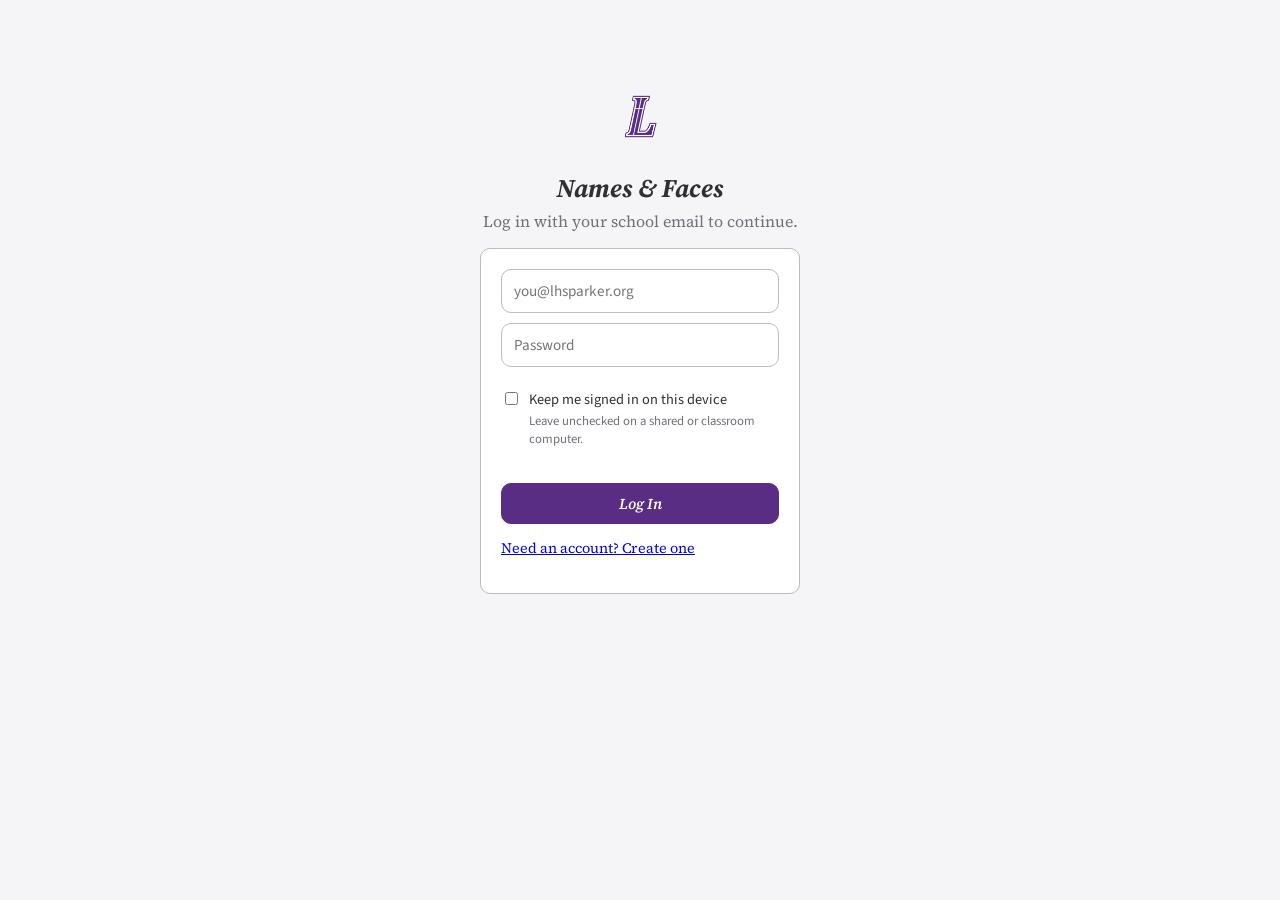
<file: index.html>
<!doctype html>
<html lang="en">
<head>
<meta charset="utf-8">
<title>Names & Faces</title>
<meta name="viewport" content="width=device-width, initial-scale=1">
<link rel="stylesheet" href="style.css">
</head>
<body>
<div id="login-view" class="page login-box hidden">
  <picture>
    <source srcset="assets/logo-white.png" media="(prefers-color-scheme: dark)">
    <img src="assets/logo-purple.png" alt="Lutheran High School" class="brand-mark">
  </picture>
  <h1>Names &amp; Faces</h1>
  <p class="subtitle" id="auth-subtitle">Log in with your school email to continue.</p>
  <div class="card">
    <form id="auth-form">
      <input type="email" id="email" placeholder="you@lhsparker.org" autocomplete="username" required>
      <div style="height:10px;"></div>
      <input type="password" id="password" placeholder="Password" autocomplete="current-password" required>
      <div style="height:10px;"></div>
      <input type="password" id="confirm-password" placeholder="Confirm password" autocomplete="new-password" class="hidden" required>
      <label class="remember-me">
        <input type="checkbox" id="remember-me">
        <span>Keep me signed in on this device<small>Leave unchecked on a shared or classroom computer.</small></span>
      </label>
      <div class="error-msg" id="auth-error"></div>
      <button type="submit" id="auth-submit" style="width:100%; margin-top:10px; justify-content:center;">Log In</button>
    </form>
    <p style="margin-top:14px; font-size:0.9rem;">
      <a href="#" id="auth-toggle">Need an account? Create one</a>
    </p>
  </div>
</div>

<div id="home-view" class="page hidden">
  <div class="topbar">
    <div class="topbar-title">
      <a href="index.html" class="brand-link" title="Home">
        <picture>
          <source srcset="assets/logo-white.png" media="(prefers-color-scheme: dark)">
          <img src="assets/logo-purple.png" alt="Lutheran High School" class="brand-mark">
        </picture>
      </a>
      <div>
        <h1><a href="index.html" class="brand-link">Names &amp; Faces</a></h1>
        <p class="subtitle">Pick a deck to study, or build a new one.</p>
      </div>
    </div>
    <div class="topbar-nav">
      <a href="missing-photos.html">Missing Photos</a>
      <a href="admin.html" id="master-db-link" class="hidden">Master Database</a>
      <a href="users.html" id="manage-users-link" class="hidden">Manage Users</a>
      <a href="#" id="logout-link">Log Out</a>
    </div>
  </div>

  <div class="card">
    <h2 style="margin-top:0;">Find a Student</h2>
    <p class="subtitle" style="margin-bottom:10px;">See what a student looks like, by name. Either field alone is fine.</p>
    <form id="student-search-form" autocomplete="off" style="display:flex; gap:10px; flex-wrap:wrap;">
      <input type="text" id="search-first-name" placeholder="First name" style="flex:1; min-width:140px;">
      <input type="text" id="search-last-name" placeholder="Last name" style="flex:1; min-width:140px;">
      <button type="submit" style="flex-shrink:0;">Search</button>
    </form>
    <div class="error-msg" id="search-error"></div>
    <div id="search-result"></div>
  </div>

  <div class="grid" id="deck-grid"></div>

  <p class="logout-all">Lost a laptop or phone? <a href="#" id="logout-all-link">Log out of all devices</a></p>
</div>

<script src="app.js"></script>
<script>
let mode = "login"; // "login" | "signup"

function setMode(next) {
  mode = next;
  const confirmField = document.getElementById("confirm-password");
  const toggle = document.getElementById("auth-toggle");
  const submit = document.getElementById("auth-submit");
  const subtitle = document.getElementById("auth-subtitle");
  if (mode === "signup") {
    confirmField.classList.remove("hidden");
    confirmField.required = true;
    toggle.textContent = "Have an account? Log in";
    submit.textContent = "Create Account";
    subtitle.textContent = "Create an account with your school email to get started.";
  } else {
    confirmField.classList.add("hidden");
    confirmField.required = false;
    toggle.textContent = "Need an account? Create one";
    submit.textContent = "Log In";
    subtitle.textContent = "Log in with your school email to continue.";
  }
  document.getElementById("auth-error").textContent = "";
}

document.getElementById("auth-toggle").addEventListener("click", (e) => {
  e.preventDefault();
  setMode(mode === "login" ? "signup" : "login");
});

async function render() {
  const loggedIn = !!getToken();
  document.getElementById("login-view").classList.toggle("hidden", loggedIn);
  document.getElementById("home-view").classList.toggle("hidden", !loggedIn);
  if (!loggedIn) return;

  const me = await loadMe();
  document.getElementById("manage-users-link").classList.toggle("hidden", !me.isAdmin);
  document.getElementById("master-db-link").classList.toggle("hidden", !me.isAdmin);

  const decks = await loadDecks();
  const grid = document.getElementById("deck-grid");
  // The built-in decks (All Students, then one per grade — see
  // BUILT_IN_DECKS in app.js) come first for everyone — Practice/View All
  // only, no Edit/Delete.
  grid.innerHTML =
    BUILT_IN_DECKS.map((d) => `
      <div class="deck-tile">
        <a class="deck-tile-link" href="deck.html?d=${d.id}">${escapeHtml(d.label)}<small>A&ndash;Z by last name</small></a>
        <div class="deck-tile-actions">
          <a href="deck.html?d=${d.id}" class="btn">Practice</a>
          <a href="deck-view.html?d=${d.id}" class="secondary btn">View All</a>
        </div>
      </div>
    `).join("") +
    decks.map((d) => `
      <div class="deck-tile" data-deck-id="${escapeHtml(d.id)}">
        <a class="deck-tile-link" href="deck.html?d=${d.id}">${escapeHtml(d.label)}<small>${d.entryCount} student${d.entryCount === 1 ? "" : "s"}</small></a>
        <div class="deck-tile-actions">
          <a href="deck.html?d=${d.id}" class="btn">Practice</a>
          <a href="deck-view.html?d=${d.id}" class="secondary btn">View All</a>
          <a href="deck-edit.html?d=${d.id}" class="secondary btn">Edit</a>
          <button class="danger delete-deck-btn">Delete</button>
        </div>
      </div>
    `).join("") +
    `<a class="collection-tile all" href="deck-builder.html">+ Create New Deck</a>`;

  grid.querySelectorAll(".delete-deck-btn").forEach((btn) => {
    btn.addEventListener("click", async () => {
      const tile = btn.closest(".deck-tile");
      const deckId = tile.dataset.deckId;
      const label = tile.querySelector(".deck-tile-link").firstChild.textContent.trim();
      if (!confirm(`Delete the deck "${label}"? This cannot be undone.`)) return;
      await apiFetch(`/api/decks/${deckId}`, { method: "DELETE" });
      await loadDecks(true);
      render();
    });
  });
}

document.getElementById("auth-form").addEventListener("submit", async (e) => {
  e.preventDefault();
  const email = document.getElementById("email").value;
  const password = document.getElementById("password").value;
  const remember = document.getElementById("remember-me").checked;
  const errorEl = document.getElementById("auth-error");
  errorEl.textContent = "";

  if (mode === "signup") {
    if (!/^[^\s@]+@lhsparker\.org$/i.test(email)) {
      errorEl.textContent = "Signup is restricted to @lhsparker.org email addresses.";
      return;
    }
    const confirmPassword = document.getElementById("confirm-password").value;
    if (password !== confirmPassword) {
      errorEl.textContent = "Passwords do not match.";
      return;
    }
    if (password.length < 8) {
      errorEl.textContent = "Password must be at least 8 characters.";
      return;
    }
  }

  try {
    const res = await fetch(API_BASE + (mode === "signup" ? "/api/signup" : "/api/login"), {
      method: "POST",
      headers: { "Content-Type": "application/json" },
      body: JSON.stringify({ email, password, remember }),
    });
    const data = await res.json();
    if (!res.ok) {
      errorEl.textContent = data.error || (mode === "signup" ? "Could not create account" : "Login failed");
      return;
    }
    setToken(data.token, remember);
    render();
  } catch (err) {
    errorEl.textContent = "Could not reach the server. Try again.";
  }
});

document.getElementById("logout-link").addEventListener("click", (e) => {
  e.preventDefault();
  logout();
});

document.getElementById("logout-all-link").addEventListener("click", (e) => {
  e.preventDefault();
  if (!confirm("Log out of Names & Faces on every device, including this one?")) return;
  logout(true);
});

// "Find a Student" — best-effort, auto-pick the clear winner; only ask the
// user to choose when it's genuinely ambiguous (a name matching several
// students about equally well). This is a deliberate, scoped exception to
// the app's "no fuzzy matching" default (see similarity() in app.js) — the
// same one deck-edit.js's "Add a Student" search relies on. Matching is
// split into separate first/last queries (matchStudentsByName in app.js) —
// order-independent by construction, tight on last name, broad on first —
// rather than scoring one combined string, which used to score a query
// like "John Stamison" poorly against the stored "Stamison, John" purely
// because of word order.
const CLEAR_MATCH_SCORE = 0.95;
const CLEAR_MATCH_GAP = 0.15;

document.getElementById("student-search-form").addEventListener("submit", async (e) => {
  e.preventDefault();
  const firstQuery = document.getElementById("search-first-name").value.trim();
  const lastQuery = document.getElementById("search-last-name").value.trim();
  const resultEl = document.getElementById("search-result");
  const errorEl = document.getElementById("search-error");
  resultEl.innerHTML = "";
  errorEl.textContent = "";
  if (!firstQuery && !lastQuery) {
    errorEl.textContent = "Enter a first or last name to search.";
    return;
  }
  resultEl.innerHTML = "<p>Searching…</p>";

  const students = await loadMasterStudents();
  const scored = matchStudentsByName(students, { firstQuery, lastQuery });
  const queryLabel = [firstQuery, lastQuery].filter(Boolean).join(" ");

  if (scored.length === 0) {
    resultEl.innerHTML = `<p>No student found matching "${escapeHtml(queryLabel)}".</p>`;
    return;
  }

  const top = scored[0];
  const second = scored[1];
  // A high top score alone must NOT short-circuit past a close/tied second
  // candidate — two students can both legitimately score a perfect 1.0
  // (e.g. searching last name "Stamison" alone, when two students share
  // that exact last name), and auto-picking one of them would silently
  // hide the other. Only auto-pick when there's no real competitor: no
  // second candidate, a comfortable score gap, or the top is a clearly
  // stronger match than a meaningfully-weaker runner-up.
  const isClear = !second
    || (top.score - second.score) >= CLEAR_MATCH_GAP
    || (top.score >= CLEAR_MATCH_SCORE && second.score < CLEAR_MATCH_SCORE);

  if (isClear) {
    renderStudentResult(resultEl, top.student);
  } else {
    renderCandidatePicker(resultEl, queryLabel, scored);
  }
});

function renderStudentResult(container, student) {
  container.innerHTML = "";
  const list = document.createElement("div");
  list.className = "roster-list";
  container.appendChild(list);
  const card = document.createElement("div");
  card.className = "roster-item";
  card.innerHTML = `<img alt="${escapeHtml(student.name)}"><div class="name">${escapeHtml(studentDisplayName(student))}</div>`;
  loadCardImage(card.querySelector("img"), student);
  list.appendChild(card);
  if (!student.hasPhoto) {
    renderAddPhotoControl(card, student.id, () => {
      loadCardImage(card.querySelector("img"), { hasPhoto: true, photoUrl: `/api/master/photo/${student.id}` });
    });
  }
  const membership = document.createElement("p");
  membership.className = "student-decks";
  membership.textContent = "Checking your decks…";
  container.appendChild(membership);
  renderDeckMembership(membership, student.id);
}

// "In your 9th period" — which of the user's own decks contain this
// student, phrased from the deck names. Teachers typically name decks after
// class periods, so a label with a recognizable period/hour number becomes
// "9th period"; anything else is quoted as-is ("your "Gen Chem" deck").
async function renderDeckMembership(el, studentId) {
  try {
    const res = await apiFetch(`/api/master/students/${encodeURIComponent(studentId)}/decks`);
    const data = await res.json();
    if (!res.ok) throw new Error(data.error);
    if (data.decks.length === 0) {
      el.textContent = "You don't have this student in a class.";
      return;
    }
    // Period-numbered decks first, in period order; anything else after.
    const described = data.decks.map((d) => describeDeckLabel(d.label));
    described.sort((a, b) => (a.period ?? Infinity) - (b.period ?? Infinity));
    el.textContent = `In your ${joinWithAnd(described.map((d) => d.text))}.`;
  } catch {
    el.textContent = "";
  }
}

function ordinal(n) {
  const mod100 = n % 100;
  if (mod100 >= 11 && mod100 <= 13) return `${n}th`;
  return n + ({ 1: "st", 2: "nd", 3: "rd" }[n % 10] || "th");
}

// Recognizes "9th Period", "Period 9", "Per. 9", "P9", "9th Hour", "Hour 3",
// "Period 1A" (block-schedule letter kept). Returns e.g. "9th period" /
// "period 1A" / "3rd hour" (plus the period number, for sorting), or the
// label quoted as a deck when no period number can be read from it.
const PERIOD_WORDS = "period|per\\.?|pd\\.?|hour|hr\\.?";
const NUMBER_FIRST_RE = new RegExp(`\\b(\\d{1,2})(?:st|nd|rd|th)?\\s*(${PERIOD_WORDS})(?![a-z])`, "i");
const WORD_FIRST_RE = new RegExp(`(?:^|[^a-z])(${PERIOD_WORDS}|p)\\s*#?\\s*(\\d{1,2})([a-d])?(?![a-z0-9])`, "i");

function describeDeckLabel(label) {
  const unitWord = (w) => (/^h/i.test(w) ? "hour" : "period");
  let m = label.match(NUMBER_FIRST_RE);
  if (m) return { text: `${ordinal(Number(m[1]))} ${unitWord(m[2])}`, period: Number(m[1]) };
  m = label.match(WORD_FIRST_RE);
  if (m) {
    const unit = unitWord(m[1]);
    const text = m[3] ? `${unit} ${m[2]}${m[3].toUpperCase()}` : `${ordinal(Number(m[2]))} ${unit}`;
    return { text, period: Number(m[2]) };
  }
  return { text: `"${label}" deck`, period: null };
}

function joinWithAnd(parts) {
  if (parts.length <= 1) return parts.join("");
  if (parts.length === 2) return `${parts[0]} and ${parts[1]}`;
  return `${parts.slice(0, -1).join(", ")}, and ${parts[parts.length - 1]}`;
}

// Shows results a page at a time with a "Show More" button, rather than a
// hard cap — a broad first-name search (e.g. "John", which also catches
// nickname-equivalents like "Jack"/"Jonathan") can legitimately match many
// students, and silently truncating to the first few risked hiding the
// one the user actually wanted (found via a real report: dozens of
// same-scoring matches, the desired student wasn't alphabetically early
// enough to make a fixed top-5 cut).
const CANDIDATE_PAGE_SIZE = 10;

function renderCandidatePicker(container, query, scored) {
  container.innerHTML = `<p>${scored.length} student${scored.length === 1 ? "" : "s"} match "${escapeHtml(query)}" — pick the right one:</p>`;
  const list = document.createElement("div");
  list.className = "roster-list";
  container.appendChild(list);

  const showMoreBtn = document.createElement("button");
  showMoreBtn.type = "button";
  showMoreBtn.className = "secondary hidden";
  showMoreBtn.style.marginTop = "10px";
  container.appendChild(showMoreBtn);

  let shown = 0;
  function showNextPage() {
    for (const { student } of scored.slice(shown, shown + CANDIDATE_PAGE_SIZE)) {
      const item = document.createElement("div");
      item.className = "roster-item";
      item.style.cursor = "pointer";
      item.innerHTML = `<img alt="${escapeHtml(student.name)}"><div class="name">${escapeHtml(studentDisplayName(student))}</div>`;
      loadCardImage(item.querySelector("img"), student);
      item.addEventListener("click", () => renderStudentResult(container, student));
      list.appendChild(item);
    }
    shown = Math.min(shown + CANDIDATE_PAGE_SIZE, scored.length);
    const remaining = scored.length - shown;
    showMoreBtn.textContent = `Show More (${remaining} more)`;
    showMoreBtn.classList.toggle("hidden", remaining <= 0);
  }
  showMoreBtn.addEventListener("click", showNextPage);
  showNextPage();
}

setMode("login");
render();
</script>
</body>
</html>
</file>
<file: style.css>
@import url("https://fonts.googleapis.com/css2?family=Source+Serif+Pro:ital,wght@0,400;0,600;0,700;1,400;1,600;1,700&family=Source+Sans+Pro:wght@400;600;700&display=swap");

/* Color and type tokens straight from the LuHi Brand Standards (v2025):
   LuHi Purple #582D83, Jet #303030, Grey X11 #BBBCBC, Cultured #F5F4F6,
   plus the secondary set (Thistle/Wisteria/Ultra Violet/Parachute Purple/
   Russian Violet) used only as accents, never as a substitute for purple. */
:root {
  --purple: #582D83;
  --ink: #303030;
  --grey: #BBBCBC;
  --cultured: #F5F4F6;
  --thistle: #D1C9E6;
  --wisteria: #B8A7D6;
  --ultraviolet: #7566A0;
  --parachute: #3F2A56;
  --russianviolet: #2E1A47;

  --bg: var(--cultured);
  --card: #ffffff;
  --text: var(--ink);
  --muted: #726f7b; /* a grey biased toward the purple accent, not a raw grey */
  --accent: var(--purple);
  --accent-hover: var(--parachute);
  --accent-ink: #ffffff;
  --border: var(--grey);
  --focus: var(--ultraviolet);
  --danger: #9c3a3a;
  --danger-border: #c98a8a;
  --radius: 10px;
  --serif: 'Source Serif Pro', Georgia, 'Times New Roman', serif;
  --sans: 'Source Sans Pro', -apple-system, 'Segoe UI', Roboto, sans-serif;
}

@media (prefers-color-scheme: dark) {
  :root {
    --bg: var(--ink);
    --card: #3d3a40;
    --text: #F5F4F6;
    --muted: #b9b2c4;
    --accent-ink: #ffffff;
    --border: #5b5762;
    --focus: var(--thistle);
    --danger: #e69a9a;
    --danger-border: #7a4a4a;
  }
}

* { box-sizing: border-box; }

body {
  margin: 0;
  font-family: var(--serif);
  background: var(--bg);
  color: var(--text);
}

.page {
  max-width: 880px;
  margin: 0 auto;
  padding: 32px 20px 80px;
}

h1 { font-family: var(--serif); font-style: italic; font-weight: 700; font-size: 1.6rem; margin-bottom: 4px; text-wrap: balance; }
h2 { font-family: var(--serif); font-style: italic; font-weight: 600; font-size: 1.2rem; margin: 28px 0 12px; }
p.subtitle { color: var(--muted); margin-top: 0; }

.topbar {
  display: flex;
  justify-content: space-between;
  align-items: center;
  gap: 16px;
  margin-bottom: 24px;
  padding-bottom: 18px;
  border-bottom: 1px solid var(--border);
}

.topbar-title { display: flex; align-items: center; gap: 12px; }
.brand-mark { height: 38px; width: auto; flex-shrink: 0; }

/* Logo (every page) and the home-page title link back to index.html. Looks
   like plain branding, not a link — override the generic .topbar a styling. */
.topbar a.brand-link { display: inline-flex; color: inherit; font: inherit; }
.topbar a.brand-link:hover { text-decoration: none; opacity: 0.8; }

.topbar a { color: var(--ultraviolet); text-decoration: none; font-family: var(--sans); font-weight: 600; font-size: 0.9rem; }
.topbar a:hover { text-decoration: underline; }
@media (prefers-color-scheme: dark) { .topbar a { color: var(--thistle); } }

/* Nav links styled as small, clearly-clickable button pills rather than
   plain colored text — plain links tested as too easy to miss. Compact
   padding/font-size keeps the topbar from growing taller than a single row. */
.topbar-nav { display: flex; align-items: center; gap: 8px; flex-wrap: wrap; }
.topbar-nav a {
  display: inline-flex;
  align-items: center;
  font-weight: 600;
  font-size: 0.82rem;
  padding: 7px 12px;
  border-radius: var(--radius);
  border: 1.5px solid var(--border);
  background: var(--card);
  color: var(--text);
  text-decoration: none;
  transition: background 0.15s, border-color 0.15s, color 0.15s;
}
.topbar-nav a:hover {
  text-decoration: none;
  background: rgba(88,45,131,0.08);
  border-color: var(--accent);
  color: var(--accent);
}
@media (prefers-color-scheme: dark) {
  .topbar-nav a:hover { background: rgba(209,201,230,0.1); border-color: var(--thistle); color: var(--thistle); }
}

button, .btn {
  display: inline-flex;
  align-items: center;
  gap: 6px;
  font-family: var(--serif);
  font-style: italic;
  font-weight: 600;
  background: var(--accent);
  color: var(--accent-ink);
  border: 1.5px solid var(--accent);
  border-radius: var(--radius);
  padding: 9px 16px;
  font-size: 0.95rem;
  cursor: pointer;
  text-decoration: none;
}
button:hover, .btn:hover { background: var(--accent-hover); border-color: var(--accent-hover); }
button.secondary, .btn.secondary { background: transparent; color: var(--text); border-color: var(--border); }
button.secondary:hover { background: rgba(88,45,131,0.07); border-color: var(--text); }
button.danger { background: transparent; color: var(--danger); border-color: var(--danger-border); }
button.danger:hover { background: rgba(156,58,58,0.08); }
button:disabled { opacity: 0.5; cursor: not-allowed; }
button:focus-visible, a:focus-visible, input:focus-visible {
  outline: 2px solid var(--focus); outline-offset: 2px;
}

input[type="text"], input[type="password"], input[type="email"], select {
  font-family: var(--sans);
  padding: 10px 12px;
  border: 1px solid var(--border);
  border-radius: var(--radius);
  background: var(--card);
  color: var(--text);
  font-size: 0.95rem;
  width: 100%;
}

.card {
  background: var(--card);
  border: 1px solid var(--border);
  border-radius: var(--radius);
  padding: 20px;
  margin-bottom: 16px;
}

.grid {
  display: grid;
  grid-template-columns: repeat(auto-fill, minmax(160px, 1fr));
  gap: 14px;
}

.collection-tile {
  display: block;
  background: var(--card);
  border: 1px solid var(--border);
  border-top: 3px solid var(--accent);
  border-radius: var(--radius);
  padding: 20px 14px;
  text-align: center;
  text-decoration: none;
  color: var(--text);
  font-family: var(--serif);
  font-style: italic;
  font-weight: 700;
  transition: box-shadow 0.15s, transform 0.15s;
}
.collection-tile:hover { box-shadow: 0 4px 16px rgba(88,45,131,0.14); transform: translateY(-1px); }
.collection-tile.all { background: var(--accent); border-top-color: var(--accent); color: var(--accent-ink); }
.collection-tile small { display: block; font-family: var(--sans); font-weight: 400; font-style: normal; color: var(--muted); margin-top: 4px; font-size: 0.8rem; }
.collection-tile.all small { color: rgba(255,255,255,0.85); }

.login-box { max-width: 360px; margin: 60px auto 0; text-align: center; }
.login-box .brand-mark { height: 52px; margin-bottom: 4px; }
.login-box .card { text-align: left; }
.remember-me { display: flex; align-items: flex-start; gap: 8px; margin-top: 12px; font-family: var(--sans); font-size: 0.9rem; cursor: pointer; }
.remember-me input { width: auto; margin-top: 3px; }
.remember-me small { display: block; color: var(--muted); font-size: 0.8rem; margin-top: 2px; }
.logout-all { text-align: center; color: var(--muted); font-family: var(--sans); font-size: 0.85rem; margin-top: 28px; }
.error-msg { color: var(--danger); font-family: var(--sans); font-size: 0.9rem; margin-top: 8px; min-height: 1.2em; }

.flashcard { text-align: center; }
.flashcard .frame {
  display: inline-block;
  padding: 14px;
  border-radius: 16px;
  background: linear-gradient(180deg, var(--thistle) 0%, transparent 70%);
}
@media (prefers-color-scheme: dark) {
  .flashcard .frame { background: linear-gradient(180deg, var(--russianviolet) 0%, transparent 70%); }
}
.flashcard img {
  display: block;
  margin: 0 auto;
  max-width: 100%;
  max-height: 380px;
  border-radius: var(--radius);
  border: 1px solid var(--border);
  background: var(--cultured);
}
@supports (height: 1dvh) {
  .flashcard img { max-height: min(380px, 42dvh); }
}
.flashcard .name {
  font-family: var(--serif);
  font-style: italic;
  font-size: 1.4rem;
  font-weight: 700;
  margin-top: 16px;
  min-height: 1.6em;
}
.flashcard .progress { font-family: var(--sans); color: var(--muted); margin-bottom: 12px; font-size: 0.9rem; }
.flashcard .actions { display: flex; justify-content: center; gap: 10px; margin-top: 18px; }

.tabs { display: flex; gap: 4px; border-bottom: 1px solid var(--border); margin-bottom: 20px; }
.tabs button {
  font-family: var(--serif); font-style: italic; font-weight: 600;
  background: none; color: var(--muted); border: none; border-radius: 0;
  border-bottom: 2px solid transparent; padding: 10px 16px;
}
.tabs button.active { color: var(--accent); border-bottom-color: var(--accent); background: none; }
.tabs button:hover { background: none; color: var(--accent-hover); }
@media (prefers-color-scheme: dark) {
  .tabs button.active { color: var(--thistle); border-bottom-color: var(--thistle); }
  .tabs button:hover { color: var(--thistle); }
}

.roster-list { display: grid; grid-template-columns: repeat(auto-fill, minmax(130px, 1fr)); gap: 12px; }
.roster-item { text-align: center; font-family: var(--sans); }
.roster-item img { width: 100%; aspect-ratio: 1; object-fit: cover; border-radius: var(--radius); border: 1px solid var(--border); background: var(--cultured); }
.roster-item .name { font-size: 0.85rem; margin: 6px 0 4px; }
/* "In your 9th period" line under a home-page search result. */
.student-decks { font-family: var(--sans); font-weight: 600; margin: 10px 0 0; }

.import-page-status { display: flex; align-items: center; gap: 10px; padding: 6px 0; color: var(--muted); font-family: var(--sans); font-size: 0.9rem; }
.warn { color: #8a5a1f; font-family: var(--sans); font-size: 0.85rem; }
@media (prefers-color-scheme: dark) { .warn { color: #d9a45c; } }

.duplicate-group h4 { font-family: var(--serif); font-style: italic; margin: 0 0 10px; }
.mode-choice { display: flex; flex-direction: column; gap: 6px; margin-bottom: 14px; font-family: var(--sans); font-size: 0.9rem; }
.mode-choice label { display: flex; align-items: center; gap: 6px; }
.mode-choice input { width: auto; }
.duplicate-candidates { display: grid; grid-template-columns: repeat(auto-fill, minmax(130px, 1fr)); gap: 12px; }
.duplicate-candidate { text-align: center; font-family: var(--sans); }
.duplicate-candidate img { width: 100%; aspect-ratio: 1; object-fit: cover; border-radius: var(--radius); border: 1px solid var(--border); background: var(--cultured); }
.duplicate-candidate .name { font-size: 0.85rem; margin: 6px 0 4px; }
.duplicate-candidate label { display: flex; align-items: center; justify-content: center; gap: 5px; font-size: 0.8rem; }
.duplicate-candidate label input { width: auto; }
.duplicate-candidate .disambig-input { font-size: 0.85rem; padding: 6px 8px; }

.match-options { display: flex; flex-direction: column; gap: 8px; margin: 10px 0; }
.match-option { display: flex; align-items: flex-start; gap: 10px; padding: 8px 10px; border: 1px solid var(--border); border-radius: var(--radius); cursor: pointer; font-family: var(--sans); }
.match-option:hover { background: rgba(88,45,131,0.06); }
.match-option input { margin-top: 20px; width: auto; }
.match-option img { width: 48px; height: 48px; object-fit: cover; border-radius: 6px; border: 1px solid var(--border); background: var(--cultured); }

.deck-tile {
  background: var(--card);
  border: 1px solid var(--border);
  border-top: 3px solid var(--accent);
  border-radius: var(--radius);
  padding: 16px 14px;
  display: flex;
  flex-direction: column;
  gap: 10px;
  transition: box-shadow 0.15s;
}
.deck-tile:hover { box-shadow: 0 4px 16px rgba(88,45,131,0.14); }
.deck-tile-link { text-decoration: none; color: var(--text); font-family: var(--serif); font-style: italic; font-weight: 700; text-align: center; }
.deck-tile-link small { display: block; font-family: var(--sans); font-weight: 400; font-style: normal; color: var(--muted); margin-top: 4px; font-size: 0.8rem; }
.deck-tile-actions { display: flex; flex-wrap: wrap; justify-content: center; gap: 8px; font-family: var(--sans); }
.deck-tile-actions a, .deck-tile-actions button { font-family: var(--sans); font-style: normal; font-size: 0.8rem; padding: 6px 10px; }

.roster-item-selectable { cursor: pointer; display: block; }
.roster-item-selectable input { margin-bottom: 6px; width: auto; }

.match-row { display: flex; align-items: center; gap: 10px; padding: 8px 10px; border: 1px solid var(--border); border-radius: var(--radius); margin-bottom: 8px; font-family: var(--sans); }
.match-row img { width: 40px; height: 40px; object-fit: cover; border-radius: 6px; border: 1px solid var(--border); background: var(--cultured); flex-shrink: 0; }
.match-row span { flex: 1; }

.user-row { display: flex; justify-content: space-between; align-items: center; gap: 14px; font-family: var(--sans); }
.user-row-email { font-weight: 600; }
.user-row-meta { color: var(--muted); font-size: 0.85rem; margin-top: 2px; }
.admin-badge { background: var(--accent); color: var(--accent-ink); font-family: var(--sans); font-size: 0.7rem; font-weight: 600; padding: 2px 7px; border-radius: 20px; vertical-align: middle; }

/* Tighten vertical rhythm on phones so a whole flashcard (and other
   single-screen views) fits without scrolling, instead of shrinking any
   one element drastically. */
@media (max-width: 480px) {
  .page { padding: 16px 16px 24px; }
  .topbar { margin-bottom: 12px; padding-bottom: 10px; gap: 10px; }
  .topbar h1 { font-size: 1.3rem; }
  .brand-mark { height: 30px; }
  .topbar-nav a { padding: 6px 10px; font-size: 0.76rem; }
  .card { padding: 14px; }
  .flashcard .progress { margin-bottom: 6px; }
  .flashcard .frame { padding: 8px; }
  .flashcard img { max-height: min(300px, 36vh); }
  @supports (height: 1dvh) {
    .flashcard img { max-height: min(300px, 36dvh); }
  }
  .flashcard .name { margin-top: 8px; font-size: 1.2rem; min-height: 1.4em; }
  .flashcard .actions { margin-top: 10px; gap: 8px; }
  .flashcard .actions + .actions { margin-top: 8px; }
}

.hidden { display: none !important; }
.spinner {
  width: 16px; height: 16px; border: 2px solid var(--border); border-top-color: var(--accent);
  border-radius: 50%; animation: spin 0.8s linear infinite; display: inline-block;
}
@media (prefers-reduced-motion: reduce) {
  .spinner { animation-duration: 2.2s; }
}
@keyframes spin { to { transform: rotate(360deg); } }
</file>
